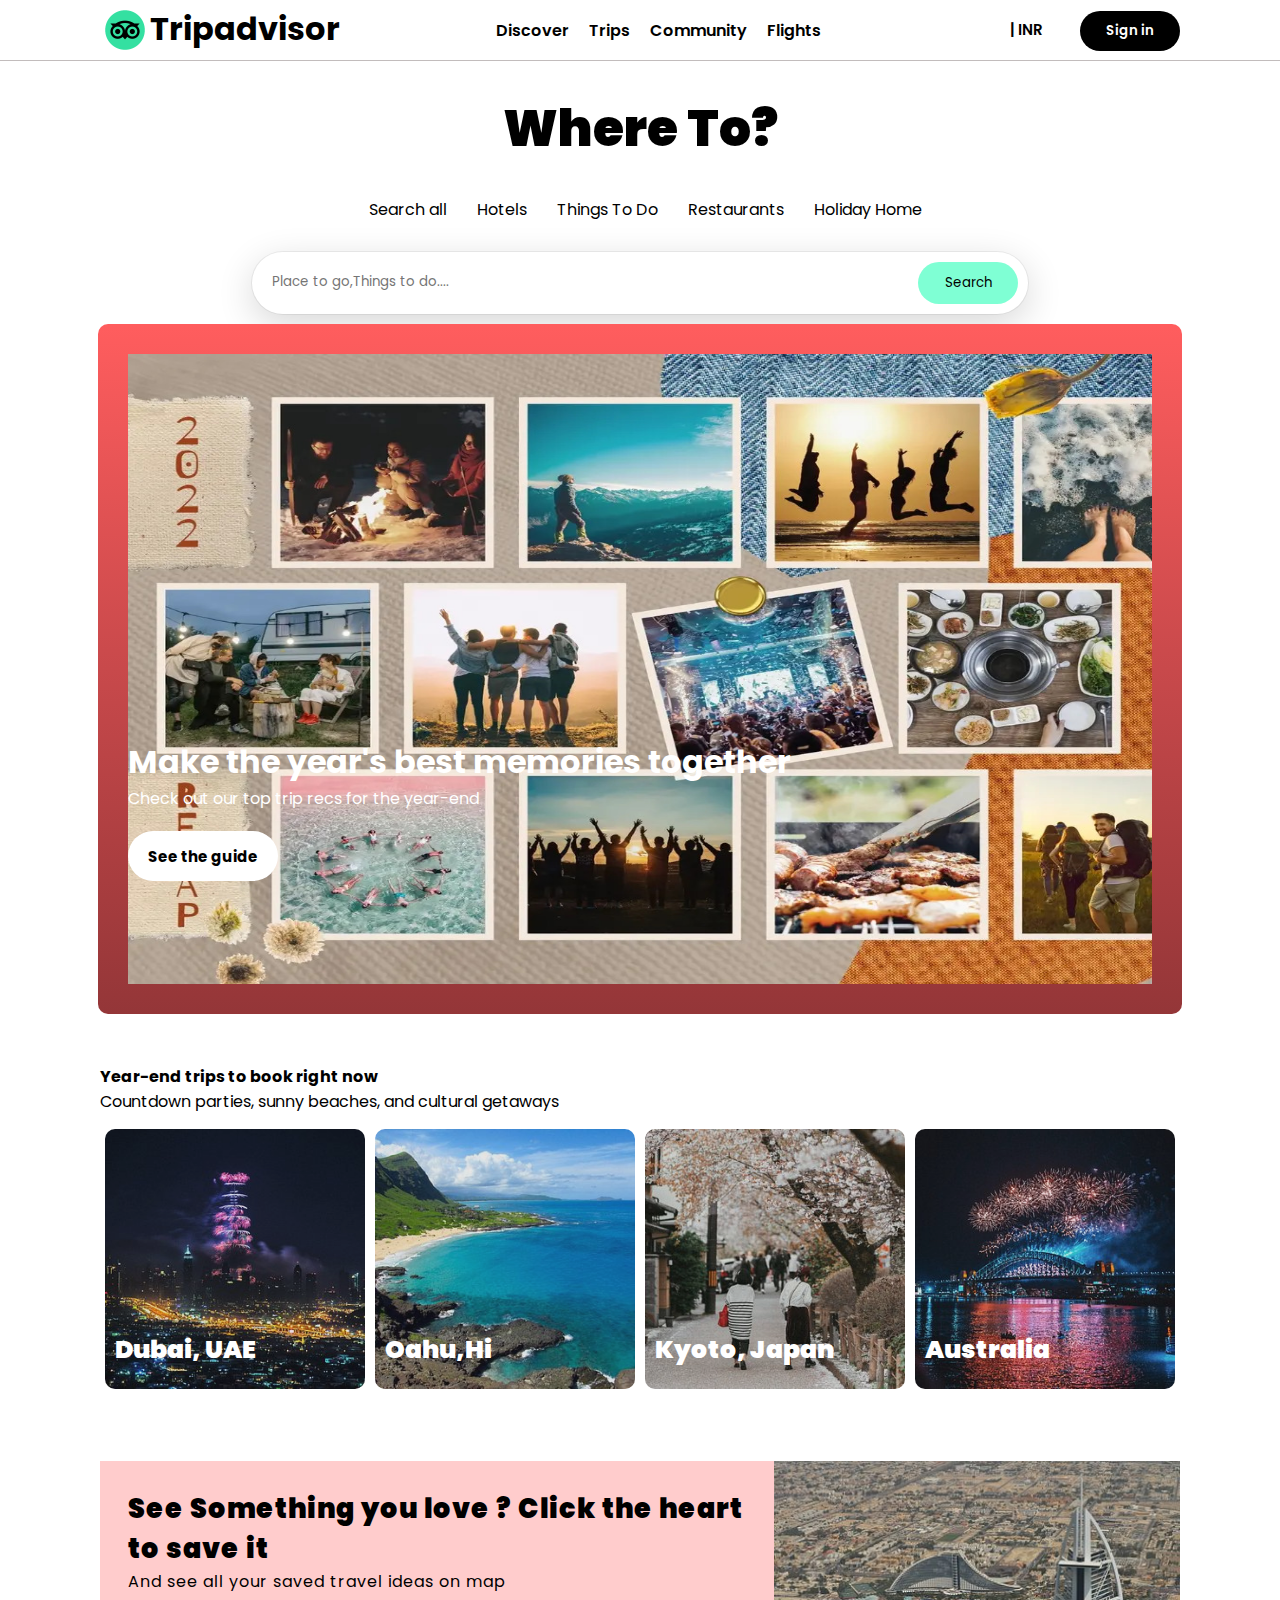
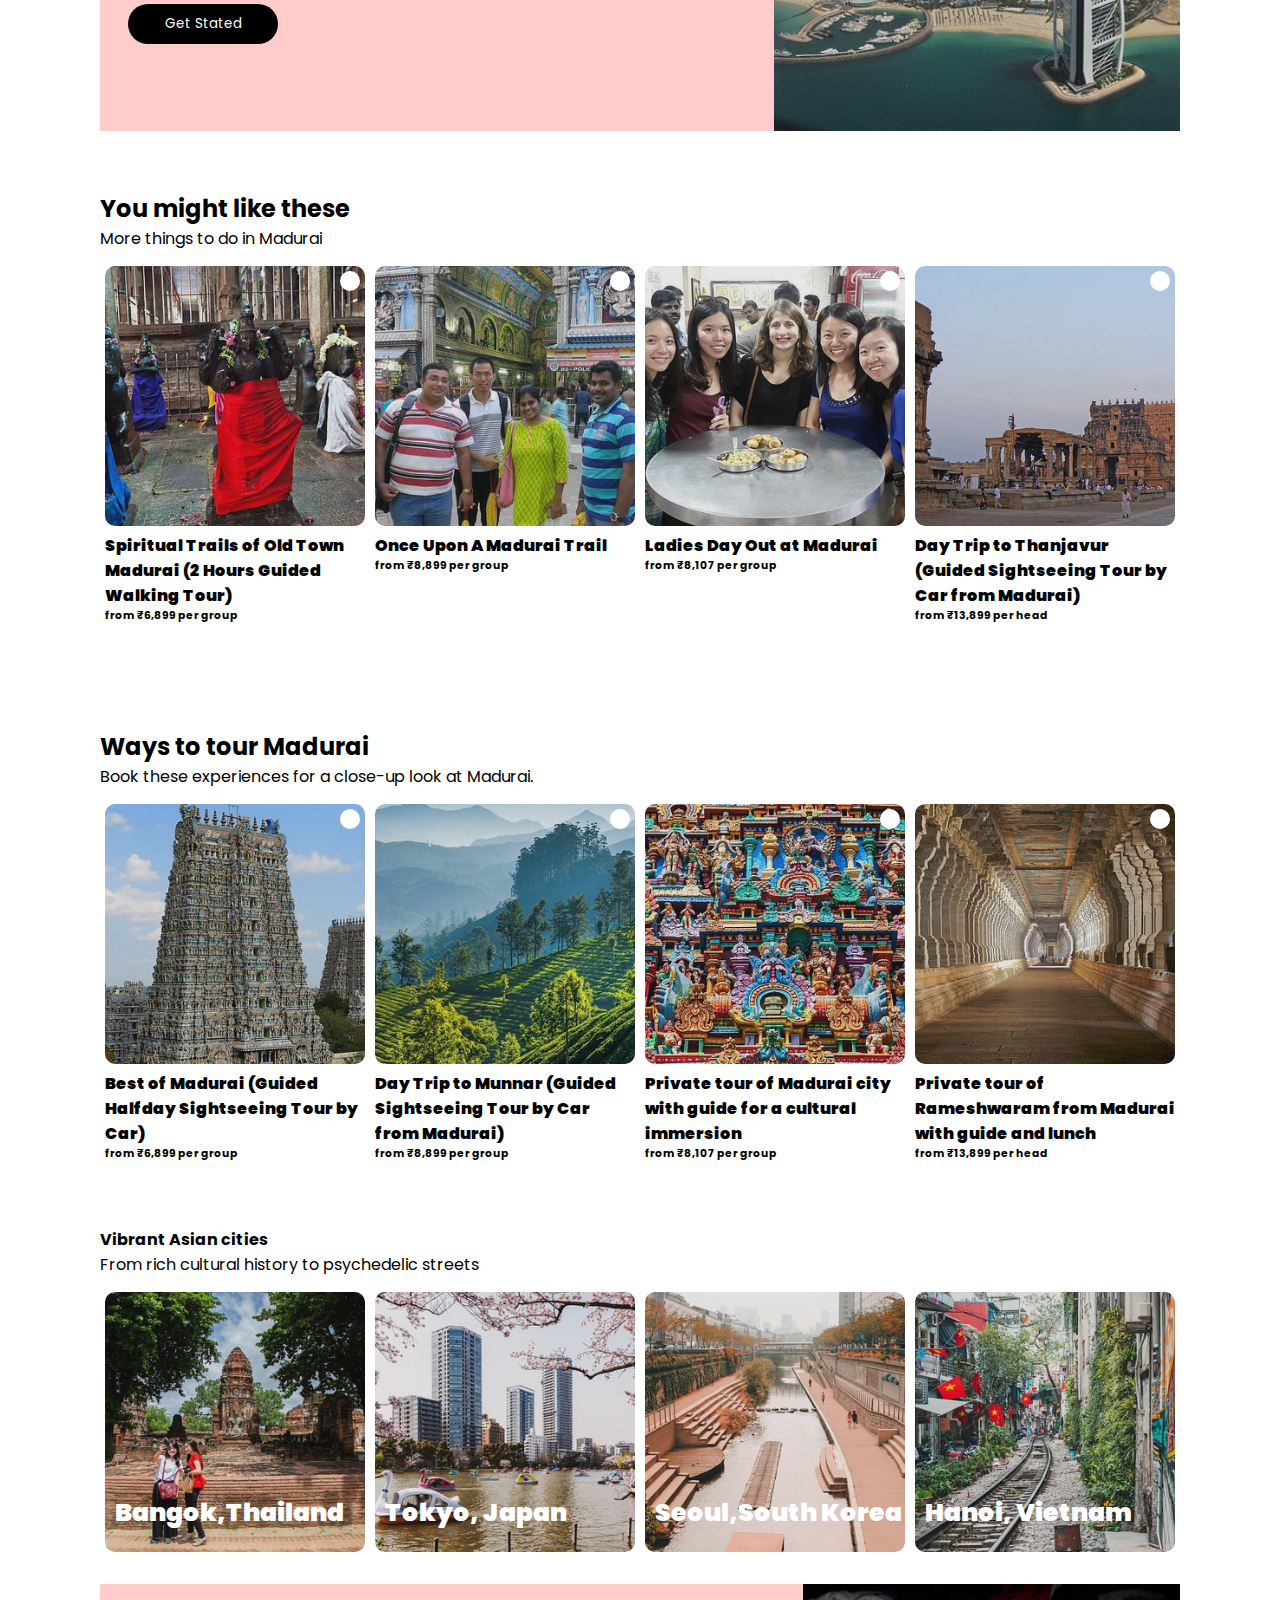
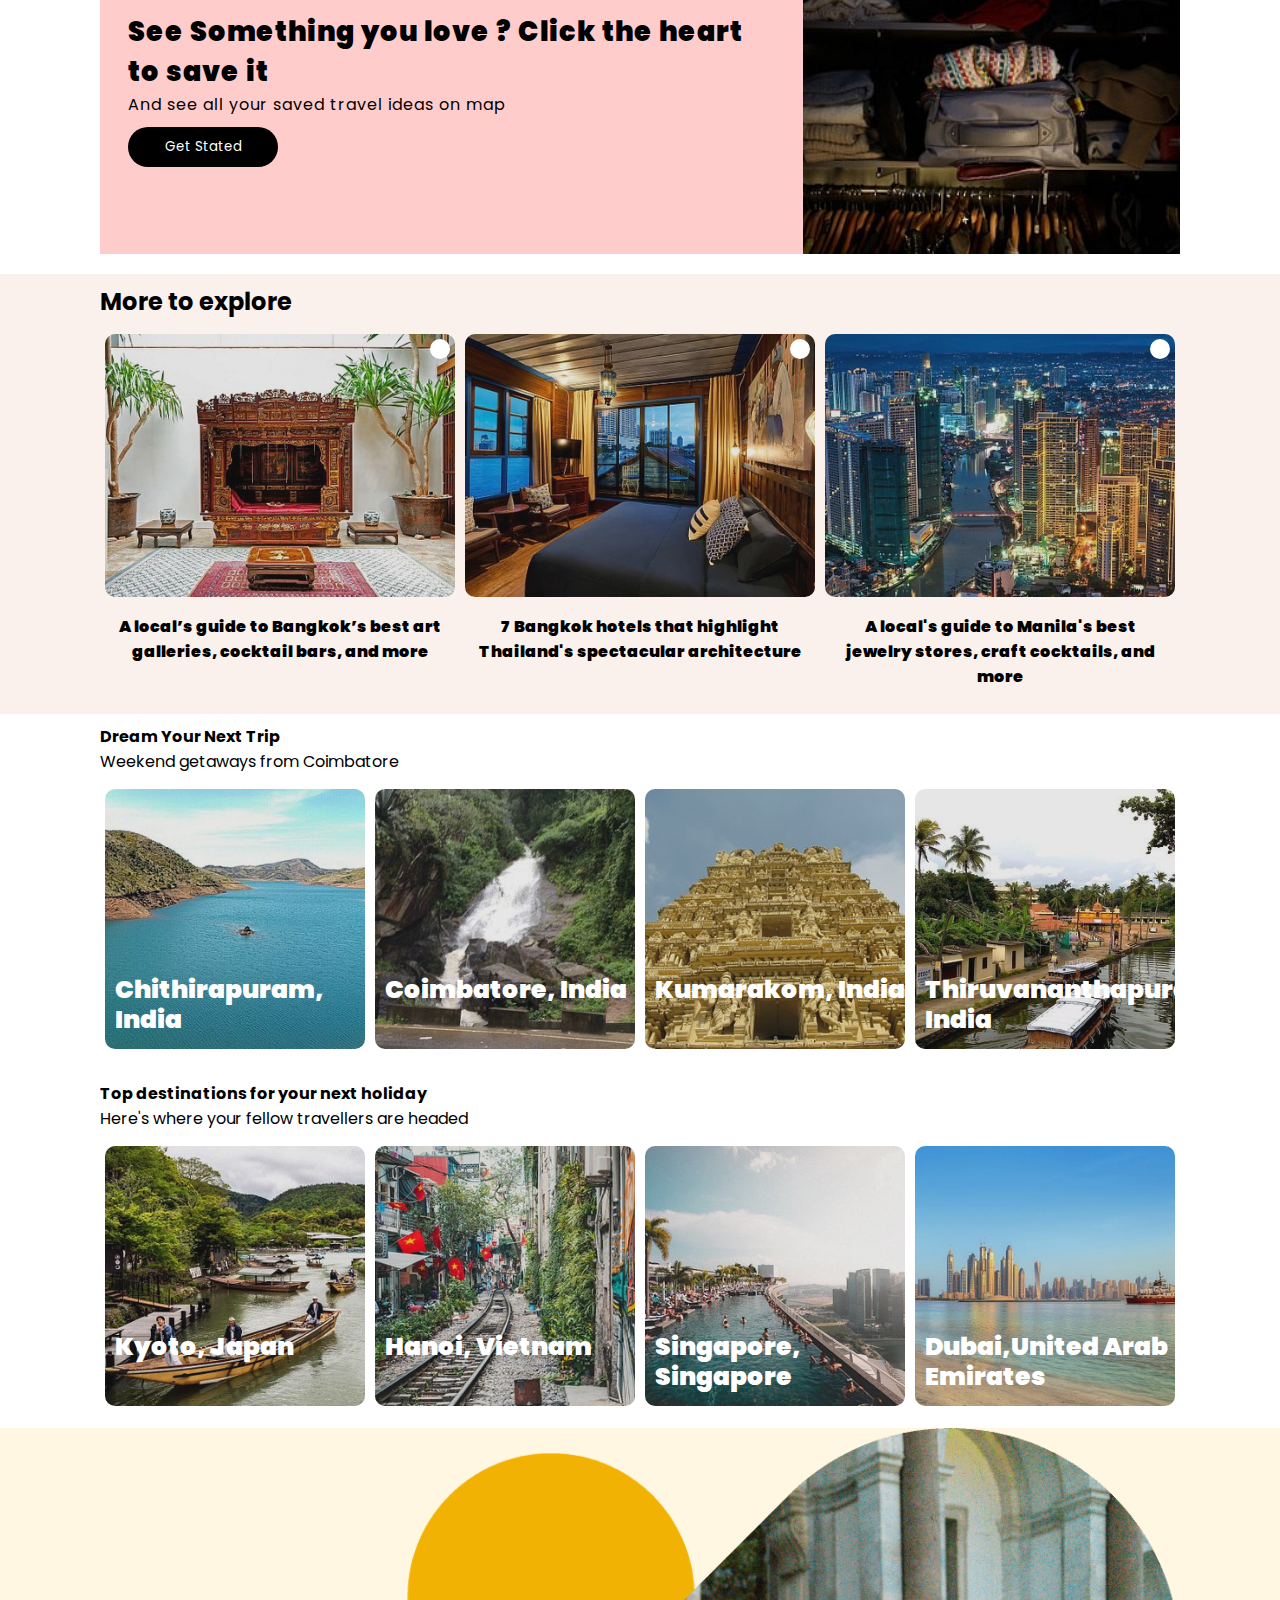
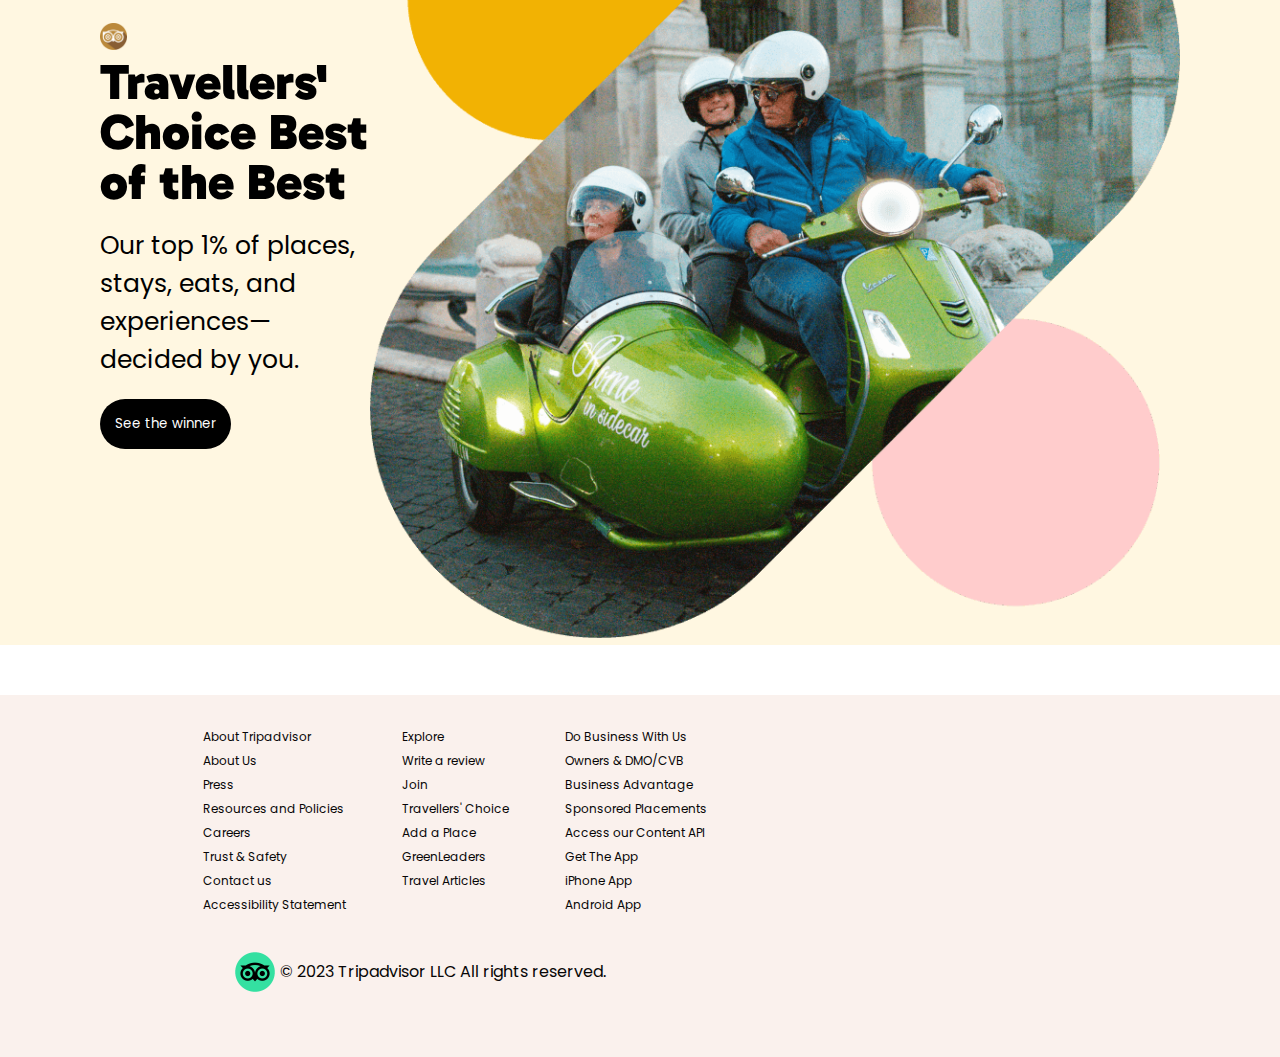
<file: index.html>
<!DOCTYPE html>
<html lang="en">

<head>
    <meta charset="UTF-8">
    <meta name="viewport" content="width=device-width, initial-scale=1.0">
    <title>Tripadvisor</title>
    <link rel="stylesheet" href="style.css">
    <link rel="preconnect" href="https://fonts.googleapis.com">
    <link rel="preconnect" href="https://fonts.gstatic.com" crossorigin>
    <link href="https://fonts.googleapis.com/css2?family=Gabarito&family=Poppins&display=swap" rel="stylesheet">
    <link rel="stylesheet" href="https://cdnjs.cloudflare.com/ajax/libs/font-awesome/6.4.2/css/all.min.css"
        integrity="sha512-z3gLpd7yknf1YoNbCzqRKc4qyor8gaKU1qmn+CShxbuBusANI9QpRohGBreCFkKxLhei6S9CQXFEbbKuqLg0DA=="
        crossorigin="anonymous" referrerpolicy="no-referrer" />

</head>

<body>

    <header class="navcontainer">
        <div class="navbar">
            <div class="navbar__icon">
                <i class="fa fa-bars" aria-hidden="true"></i>
            </div>
            <div class="navbar__s1">
                <img src="./images/Logo.png" alt="Logoimage">
                <h1>Tripadvisor</h1>
            </div>
            <div class="navbar__s2">
                <p>Discover</p>
                <p>Trips</p>
                <p>Community</p>
                <p>Flights</p>
            </div>
            <div class="navbar__s3">
                <button class="navbar__s3__btn1">
                    <i class="fa fa-globe" aria-hidden="true"></i> | INR
                </button>
                <button class="navbar__s3__btn2">Sign in</button>
            </div>

        </div>
    </header>
    <main>
        <div class="whereto">
            <h1>Where To?</h1>
            <div class="whereto__list">
                <ul>
                    <li><i class="fa fa-box"></i>Search all</li>
                    <li><i class="fa fa-bed" aria-hidden="true"></i></i>Hotels</li>
                    <li><i class="fa fa-window-restore" aria-hidden="true"></i>Things To Do</li>
                    <li><i class="fa fa-cutlery" aria-hidden="true"></i>Restaurants</li>
                    <li><i class="fa fa-home" aria-hidden="true"></i>Holiday Home</li>
                </ul>
            </div>
            <div class="whereto__search">
                <div class="whereto__search__box">
                    <p>
                        <i class="fa fa-search" aria-hidden="true"></i>
                        <input placeholder="Place to go,Things to do....">
                    </p>
                    <button>Search</button>
                </div>
            </div>
        </div>

        <div class="image__container">
            <img src="./images/1.png (1).jpg" alt="Travelimage">
            <div class="image__container__content">
                <h1>Make the year's best memories together</h1>
                <p>Check out our top trip recs for the year-end</p>
                <button>See the guide</button>
            </div>
        </div>

        <div class="booknow">
            <h4 class="booknow__title">Year-end trips to book right now</h4>
            <p>Countdown parties, sunny beaches, and cultural getaways</p>
            <div class="booknow__container">
                <div class="booknow-card">
                    <img src="./images/booknow1.jpg" alt="Courses">
                    <h3>Dubai, UAE</h3>

                </div>
                <div class="booknow-card">
                    <img src="./images/booknow2.jpg" alt="Courses">
                    <h3>Oahu,Hi</h3>

                </div>
                <div class="booknow-card">
                    <img src="./images/booknow3.jpg" alt="Courses">
                    <h3>Kyoto, Japan</h3>

                </div>
                <div class="booknow-card">
                    <img src="./images/booknow4.jpg" alt="Courses">
                    <h3>Australia</h3>

                </div>
            </div>
        </div>



        <div class="expo__container">
            <div class="expo__container__s1">
                <div class="expo__container__s1__title">See Something you love ? Click the heart to save it</div>
                <p>And see all your saved travel ideas on map</p>
                <button>Get Stated</button>
            </div>
            <div class="expo__container__s2">
                <img src="./images/expo.jpg" alt="">
            </div>

        </div>

        <!----Explore-->
        <div class="waytomadurai">
            <h2 class="waytomadurai__title">You might like these</h2>
            <p>More things to do in Madurai</p>
            <div class="waytomadurai__container">
                <div class="waytomadurai-card">
                    <img src="./images/madurai1.jpg" alt="Courses">
                    <i class="fa-regular fa-heart icon"></i>
                    <p>Spiritual Trails of Old Town Madurai (2 Hours Guided Walking Tour)</p>
                    <h6>from ₹6,899 per group</h6>
                </div>
                <div class="waytomadurai-card">
                    <img src="./images/madurai2.jpg" alt="Courses">
                    <i class="fa-regular fa-heart icon"></i>
                    <p>Once Upon A Madurai Trail</p>
                    <h6>from ₹8,899 per group</h6>

                </div>
                <div class="waytomadurai-card">
                    <img src="./images/madurai3.jpg" alt="Courses">
                    <i class="fa-regular fa-heart icon"></i>
                    <p>Ladies Day Out at Madurai</p>
                    <h6>from ₹8,107 per group</h6>

                </div>
                <div class="waytomadurai-card">
                    <img src="./images/madurai4'.jpg" alt="Courses">
                    <i class="fa-regular fa-heart icon"></i>
                    <p>Day Trip to Thanjavur (Guided Sightseeing Tour by Car from Madurai)</p>
                    <h6>from ₹13,899 per head</h6>
                </div>
            </div>
        </div>


        <!----Explore-->
        <div class="waytomadurai">
            <h2 class="waytomadurai__title">Ways to tour Madurai</h2>
            <p>Book these experiences for a close-up look at Madurai.</p>
            <div class="waytomadurai__container">
                <div class="waytomadurai-card">
                    <img src="./images/wayto.jpg" alt="Courses">
                    <i class="fa-regular fa-heart icon"></i>
                    <p>Best of Madurai (Guided Halfday Sightseeing Tour by Car)</p>
                    <h6>from ₹6,899 per group</h6>
                </div>
                <div class="waytomadurai-card">
                    <img src="./images/wayto1.jpg" alt="Courses">
                    <i class="fa-regular fa-heart icon"></i>
                    <p>Day Trip to Munnar (Guided Sightseeing Tour by Car from Madurai)</p>
                    <h6>from ₹8,899 per group</h6>

                </div>
                <div class="waytomadurai-card">
                    <img src="./images/wayto2.jpg" alt="Courses">
                    <i class="fa-regular fa-heart icon"></i>
                    <p>Private tour of Madurai city with guide for a cultural immersion</p>
                    <h6>from ₹8,107 per group</h6>

                </div>
                <div class="waytomadurai-card">
                    <img src="./images/wayto3.jpg" alt="Courses">
                    <i class="fa-regular fa-heart icon"></i>
                    <p>Private tour of Rameshwaram from Madurai with guide and lunch</p>
                    <h6>from ₹13,899 per head</h6>
                </div>
            </div>
        </div>

     

        <!-- Vibrant cities -->
        <div class="vibrantcities">
            <h4 class="vibrantcities__title">Vibrant Asian cities</h4>
            <p>From rich cultural history to psychedelic streets</p>
            <div class="vibrantcities__container">
                <div class="vibrantcities-card">
                    <img src="./images/vibe1.jpg" alt="Courses">
                    <h3>Bangok,Thailand</h3>

                </div>
                <div class="vibrantcities-card">
                    <img src="./images/vibe2.jpg" alt="Courses">
                    <h3>Tokyo, Japan</h3>

                </div>
                <div class="vibrantcities-card">
                    <img src="./images/vibe3.jpg" alt="Courses">
                    <h3>Seoul,South Korea</h3>

                </div>
                <div class="vibrantcities-card">
                    <img src="./images/vibe4.jpg" alt="Courses">
                    <h3>Hanoi, Vietnam</h3>

                </div>
            </div>
        </div>

        <div class="expo__container">
            <div class="expo__container__s1">
                <h3 class="expo__container__s1__title">See Something you love ? Click the heart to save it</h3>
                <p>And see all your saved travel ideas on map</p>
                <button>Get Stated</button>
            </div>
            <div class="expo__container__s2">
                <img src="./images/caption.jpg" alt="">
            </div>

        </div>

        <!----Explore-->
        <div class="explore__container">
            <div class="explore">
                <h2 class="explore__title">More to explore</h2>
                <div class="explore__container">
                    <div class="explore-card">
                        <img src="./images/explore.jpg" alt="Courses">
                        <i class="fa-regular fa-heart icon"></i>
                        <p>A local’s guide to Bangkok’s best art galleries, cocktail bars, and more</p>
                    </div>
                    <div class="explore-card">
                        <img src="./images/explore1.jpg" alt="Courses">
                        <i class="fa-regular fa-heart icon"></i>
                        <p>7 Bangkok hotels that highlight Thailand's spectacular architecture</p>

                    </div>
                    <div class="explore-card">
                        <img src="./images/explore3.jpg" alt="Courses">
                        <i class="fa-regular fa-heart icon"></i>
                        <p>A local's guide to Manila's best jewelry stores, craft cocktails, and more
                        </p>
                    </div>

                </div>
            </div>
        </div>


        <!---Next Trip-->

        <div class="nexttrip">
            <h4 class="nexttrip__title">Dream Your Next Trip</h4>
            <p>Weekend getaways from Coimbatore </p>
            <div class="nexttrip__container">
                <div class="nexttrip-card">
                    <img src="./images/dream1.jpg" alt="Courses">
                    <h3>Chithirapuram, India</h3>

                </div>
                <div class="nexttrip-card">
                    <img src="./images/dream2.jpg" alt="Courses">
                    <h3>Coimbatore, India</h3>

                </div>
                <div class="nexttrip-card">
                    <img src="./images/dream3.jpg" alt="Courses">
                    <h3>Kumarakom, India</h3>

                </div>
                <div class="nexttrip-card">
                    <img src="./images/dream4.jpg" alt="Courses">
                    <h3>Thiruvananthapuram, India</h3>

                </div>
            </div>
        </div>

        <div class="nexttrip">
            <h4 class="nexttrip__title">Top destinations for your next holiday</h4>
            <p>Here's where your fellow travellers are headed</p>
            <div class="nexttrip__container">
                <div class="nexttrip-card">
                    <img src="./images/nexttrip1.jpg" alt="Courses">
                    <h3>Kyoto, Japan</h3>

                </div>
                <div class="nexttrip-card">
                    <img src="./images/nexttrip2.jpg" alt="Courses">
                    <h3>Hanoi, Vietnam</h3>

                </div>
                <div class="nexttrip-card">
                    <img src="./images/nexttrip3.jpg" alt="Courses">
                    <h3>Singapore, Singapore</h3>

                </div>
                <div class="nexttrip-card">
                    <img src="./images/nexttrip4.jpg" alt="Courses">
                    <h3>Dubai,United Arab Emirates</h3>

                </div>
            </div>
        </div>

        <div class="choice__container">
            <div class="choice__container__content">
                <div class="choice__container__content__s1">
                    <img src="./images/images-removebg-preview.png" alt="">
                    <h1>Travellers' Choice Best of the Best</h1>
                    <p>Our top 1% of places, stays, eats, and experiences—decided by you.</p>
                    <button>See the winner</button>
                </div>
                <div class="choice__container__content__s2">
                    <img src="./images/BIKE.png" alt="">
                </div>
            </div>
        </div>

    </main>

    <footer>
        <div class="footer">
            <div class="footer__one">
                <div class="footer__one__s1">
                    <p>About Tripadvisor</p>
                    <p>About Us</p>
                    <p>Press</p>
                    <p>Resources and Policies</p>
                    <p>Careers</p>
                    <p>Trust & Safety</p>
                    <p>Contact us</p>
                    <p>Accessibility Statement
</p>
                </div>
                <div class="footer__one__s2">
                    <p>Explore</p>
                    <p>Write a review</p>
                    <p>Join</p>
                    <p>Travellers' Choice</p>
                    <p>Add a Place</p>
                    <p>GreenLeaders</p>
                    <p>Travel Articles</p>
                </div>
                <div class="footer__one__s3">
                    <p>Do Business With Us</p>
                    <p>Owners & DMO/CVB</p>
                    <p>Business Advantage</p>
                    <p>Sponsored Placements</p>
                    <p>Access our Content API </p>
                    <p>Get The App</p>
                    <p>iPhone App</p>
                    <p>Android App</p>
                </div>
            </div>
            <div class="footer__two">
                <div class="footer__two__s1">
                    <img src="./images/Logo.png" alt="">
                <p>© 2023 Tripadvisor LLC All rights reserved.</p>
                
                </div>
                <div class="footer__two__s2">
                    <i class="fa-brands fa-facebook"></i>
                    <i class="fa-brands fa-instagram"></i>
                    <i class="fa-brands fa-twitter"></i>
                    <i class="fa-brands fa-pinterest"></i>
                    </div>
                
            </div>
            
        </div>
    </footer>
</body>

</html>
</file>
<file: style.css>
@import url('https://fonts.googleapis.com/css2?family=Gabarito:wght@400;700&family=Poppins&display=swap');

* {
    margin: 0;
    padding: 0;
    font-family: 'Gabarito', sans-serif;
    font-family: 'Poppins', sans-serif;
}

.navcontainer {
    background-color: #ffff;
    border-bottom: 1px solid rgb(194, 188, 188);
    position: sticky;
    top: 0;
    z-index: 2;
}

.navbar {
    display: flex;
    justify-content: space-between;
    align-items: center;
    margin: 5px 100px;
    /* padding: 20px; */

}

.navbar__s1 {
    display: flex;
}

.navbar__s1 img {
    width: 50px;
    /* height: 20px; */
}

.navbar__s2 {
    display: flex;
    gap: 20px;
    font-weight: 600;
}

.navbar__s3__btn2 {
    padding: 10px;
    background-color: black;
    color: #ffff;
    border: none;
}

.navbar__s3__btn1 {
    height: 40px;
    width: 100px;
    background-color: transparent;
    color: black;
    border: none;
    border-radius: 25px;
    font-size: 15px;
    font-weight: 600;
}

.navbar__s3__btn1:hover {
    background-color: rgb(216, 210, 210);
}

.navbar__s3__btn2 {
    height: 40px;
    width: 100px;
    background-color: black;
    color: #ffff;
    border: none;
    border-radius: 25px;
    font-weight: 600;
}

.navbar__icon {
    display: none;

}

/* WhereTo */
.whereto h1 {
    font-size: 50px;
    font-weight: 900;
    text-align: center;
    padding: 30px;
}

.whereto__list ul {
    display: flex;
    justify-content: center;
    align-items: center;
    gap: 20px;
}

.whereto__list ul li {
    list-style: none;
}

.whereto__list ul li i {
    font-size: 15px;
    margin: 5px;
}

.whereto__search {
    display: flex;
    align-items: center;
    justify-content: center;
    padding: 10px;
    margin-top: 20px;
}

.whereto__search__box {
    /* border: 2px solid rgb(90, 83, 83); */
    width: 60%;
    display: flex;
    justify-content: space-between;
    padding: 10px;
    border-radius: 35px;
    box-shadow: rgba(0, 0, 0, 0.16) 0px 10px 36px 0px, rgba(0, 0, 0, 0.06) 0px 0px 0px 1px;
}

.whereto__search__box input {
    border: none;
    padding: 10px;
}

.whereto__search__box input:focus {
    outline: none;
    border: none;
}

.whereto__search__box button {
    background-color: aquamarine;
    height: 42px;
    width: 100px;
    border-radius: 50px;
    border: none;
}

.image__container {
    position: relative;

}

.image__container img {
    display: block;
    margin-left: auto;
    margin-right: auto;
    /* background-color: #FF5D5E; */
    background-image: linear-gradient(to bottom, #ff5d5e, #e35354, #c8494b, #ae3f41, #943638);
    height: 70vh;
    width: 80%;
    padding: 30px;
    border-radius: 10px;
}

.image__container__content {
    position: absolute;
    top: 60%;
    left: 10%;
    color: #ffff;
}

.image__container__content button {
    height: 50px;
    width: 150px;
    background-color: #ffff;
    border-radius: 50px;
    border: none;
    font-size: 15px;
    font-weight: 700;
    margin-top: 20px;
}

/* expo container */
.expo__container {
    padding: 10px 100px;
    display: flex;
    height: 30vh;
}

.expo__container__s1 {
    background-color: #FFCCCC;
    flex-grow: 1 !important;
    padding: 28px;
    letter-spacing: 1px;
}

.expo__container__s2 {
    flex-grow: 1 !important;
}

.expo__container__s1__title {
    font-size: 27px;
    font-weight: 900;
}

.expo__container__s1 button {
    height: 40px;
    width: 150px;
    border: none;
    background-color: black;
    color: white;
    border-radius: 50px;
    margin-top: 10px;
}

.expo__container__s2 img {
    height: 30vh;
}



/************Way to Madurai ************/

.waytomadurai {
    padding: 50px 100px;
}

.waytomadurai__container {
    display: flex;
    flex-wrap: wrap;
    margin-top: 10px;
}

.waytomadurai-card {
    position: relative;
    flex-grow: 1;
    flex-basis: 20%;
    margin: 5px;
}

.waytomadurai-card img {
    /* height: 50%; */
    width: 100%;
    opacity: 0.95;
    border-radius: 10px;
    filter: brightness(90%);
}

.waytomadurai-card .icon {
    background-color: rgb(255, 255, 255);
    color: black;
    width: fit-content;
    padding: 10px;
    border-radius: 50px;
    top: 0;
    margin-top: 5px;
    margin-right: 5px;
    position: absolute;
    /* right: 10; */
    right: 0;
}

.waytomadurai-card h3 {
    position: absolute;
    top: 70%;
    color: #ffffff;
    font-weight: 900;
    font-size: 25px;
    left: 10px;
    line-height: 30px;
    z-index: 1;

}

.waytomadurai-card p {
    text-align: left;
    font-weight: 900;
}

.waytomadurai-card img:hover {
    opacity: 0.75;
}


/* Trip container */
.trip__container,
.Vibrantcities__container {
    padding: 50px 100px;
    width: 80%;
}

.trip__container__content {
    font-size: 15px;
    margin-top: 10px;
}

.trip__location__image,
.Vibrantcities__location__image {
    position: relative;
    width: fit-content;
}

.trip__location__title,
.Vibrantcities__location__title {
    position: absolute;
    top: 80%;
    color: #ffff;
    left: 5px;
    width: fit-content;

}

.trip__location,
.Vibrantcities__location {
    display: flex;
    gap: 15px;
}

.trip__location__image img,
.Vibrantcities__location img {
    height: 270px;
    margin-top: 20px;
    opacity: 1.0;
    border-radius: 10px;
}

.trip__location__image img:hover,
.Vibrantcities__location img:hover {
    opacity: 0.75;
}

/* Way to tour */
.waytotour__container {
    padding: 0 100px;
}

.waytotour__imagecontainer {
    display: flex;
    gap: 10px;
}

.waytotour__container__image {
    position: relative;
    width: fit-content;

}

.waytour__image {
    height: 270px;
    margin-top: 20px;
    opacity: 1.0;
    border-radius: 10px;

}

.icon {
    background-color: rgb(255, 255, 255);
    color: black;
    width: fit-content;
    padding: 5px;
    border-radius: 50px;
    top: 0;
    margin-top: 30px;
    margin-right: 15px;
    position: absolute;
    /* right: 10; */
    right: 0;
}

/* Choice content */
.choice__container {
    background-color: #FFF7E1;
}

.choice__container__content {
    display: flex;
    padding: 0 100px;
    align-items: center;
}

.choice__container__content__s1 img {
    width: 10%;
}

.choice__container__content__s1 h1 {
    font-weight: 900 !important;
    font-family: 'Gabarito', sans-serif;
    font-size: 50px;
    line-height: 50px;
}

.choice__container__content__s1 p {
    font-size: 25px;
    margin-top: 20px;
}

.choice__container__content__s1 button {
    background-color: black;
    color: white;
    padding: 15px;
    border: none;
    border-radius: 50px;
    margin-top: 20px;
}

/* .choice__container__content__s2{
    width: 60%;
} */
.choice__container__content__s2 img {

    height: 90vh;
}

/* Vibrabant */
.vibrantcities {
    padding: 10px 100px;
}

.vibrantcities__container {
    display: flex;
    flex-wrap: wrap;
    justify-content: space-between;
    margin-top: 10px;
}

.vibrantcities-card {
    position: relative;
    flex-grow: 1;
    flex-basis: 20%;
    margin: 5px;
}

.vibrantcities-card img {
    /* height: 50%; */
    width: 100%;
    opacity: 0.95;
    border-radius: 10px;
    filter: brightness(90%);
}

.vibrantcities-card h3 {
    position: absolute;
    bottom: 10%;
    color: #ffffff;
    font-weight: 900;
    font-size: 25px;
    left: 10px;
    z-index: 1;


}

.vibrantcities-card img:hover {
    opacity: 0.75;
}


.booknow {
    padding: 50px 100px;
}

.booknow__container {
    display: flex;
    flex-wrap: wrap;
    justify-content: space-between;
    margin-top: 10px;
}

.booknow-card {
    position: relative;
    flex-grow: 1;
    flex-basis: 20%;
    margin: 5px;
}

.booknow-card img {
    /* height: 50%; */
    width: 100%;
    opacity: 0.95;
    border-radius: 10px;
    filter: brightness(90%);
}

.booknow-card h3 {
    position: absolute;
    bottom: 10%;
    color: #ffffff;
    font-weight: 900;
    font-size: 25px;
    left: 10px;
    z-index: 1;

}

.booknow-card img:hover {
    opacity: 0.75;
}

/* NextTrip */
.nexttrip {
    padding: 10px 100px;
}

.nexttrip__container {
    display: flex;
    flex-wrap: wrap;
    justify-content: space-between;
    margin-top: 10px;
}

.nexttrip-card {
    position: relative;
    flex-grow: 1;
    flex-basis: 20%;
    margin: 5px;
}

.nexttrip-card img {
    /* height: 50%; */
    width: 100%;
    opacity: 0.95;
    border-radius: 10px;
    filter: brightness(90%);
}

.nexttrip-card .icon {
    background-color: rgb(255, 255, 255);
    color: black;
    width: fit-content;
    padding: 5px;
    border-radius: 50px;
    top: 0;
    margin-top: 30px;
    margin-right: 15px;
    position: absolute;
    /* right: 10; */
    right: 0;
}

.nexttrip-card h3 {
    position: absolute;
    top: 70%;
    color: #ffffff;
    font-weight: 900;
    font-size: 25px;
    left: 10px;
    line-height: 30px;
    z-index: 1;

}

.nexttrip-card img:hover {
    opacity: 0.75;
}

/************ Explore ************/
.explore__container {
    background-color: #FAF1ED;
}

.explore {
    padding: 10px 100px;
}

.explore__container {
    display: flex;
    flex-wrap: wrap;
    margin-top: 10px;
}

.explore-card {
    position: relative;
    flex-grow: 1;
    flex-basis: 20%;
    margin: 5px;
}

.explore-card img {
    /* height: 50%; */
    width: 100%;
    opacity: 0.95;
    border-radius: 10px;
    filter: brightness(90%);
}

.explore-card .icon {
    background-color: rgb(255, 255, 255);
    color: black;
    width: fit-content;
    padding: 10px;
    border-radius: 50px;
    top: 0;
    margin-top: 5px;
    margin-right: 5px;
    position: absolute;
    right: 0;
}

.explore-card h3 {
    position: absolute;
    top: 70%;
    color: #ffffff;
    font-weight: 900;
    font-size: 25px;
    left: 10px;
    line-height: 30px;
    z-index: 1;

}

.explore-card p {
    text-align: center;
    padding: 10px;
    font-weight: 900;
}

.explore-card img:hover {
    opacity: 0.75;
}

.footer {
    padding: 30px 200px;
    background-color: #FAF1ED;
    color: #070606;
    margin-top: 50px;
}

.footer__one {
    display: flex;
    gap: 50px;
}

.footer__one p {
    font-size: 12px;
    padding: 3px;
}

.footer__two {
    display: flex;
    margin: 30px;
    justify-content: space-between;
    align-items: center;
}

.footer__two__s1 {
    display: flex;
    justify-content: center;
    align-items: center;
}

.footer__two__s1 img {
    width: 50px;
}

.footer__two__s2 i {
    padding-right: 10px;
    font-size: 25px;
}


@media screen and (max-width:800px) {
    .navbar {
        margin: 10px;

    }

    .navbar__s2 {
        gap: 10px;
    }

    .image__container__content {
        top: 70%;
        left: 14%;
        font-size: 14px;
    }

    .footer {
        padding: 30px 100px;
    }

    .footer__two__s2 i {
        padding-right: 1px;
        font-size: 25px;
    }

    .choice__container__content__s1 img {
        width: 29%;
    }

    .choice__container__content__s1 h1 {
        font-weight: 600;
        font-family: 'Gabarito', sans-serif;
        font-size: 54px;
        line-height: 44px;
    }

    .choice__container__content__s1 p {
        font-size: 15px;
        margin-top: 20px;
    }

    .choice__container__content__s2 img {
        height: 50vh;
    }

    .booknow-card h3,
    .vibrantcities-card h3,
    .nexttrip-card h3 {
bottom: 10%;
        font-size: 14px !important;
    }

    .expo__container__s1 {
        padding: 15px;
    }

    .expo__container__s1__title {
        font-size: 15px;
        margin-top: 46px;
    }

    .waytomadurai,
    .trip__container,
    .Vibrantcities__container,
    .nexttrip,
    .explore,
    .expo__container,
    .booknow,
    .choice__container__content {
        padding: 50px 50px;
    }
}

@media screen and (max-width:650px) {

    .waytomadurai,
    .trip__container,
    .vibrantcities,
    .Vibrantcities__container,
    .nexttrip,
    .explore,
    .expo__container,
    .booknow,
    .choice__container__content {
        padding: 20px 20px;
    }

    p {
        font-size: 10px;
    }

    .navbar {
        justify-content: center !important;
        align-items: center !important;

    }

    .navbar__s2,
    .navbar__s3 {
        display: none;

    }

    .image__container img {
        height: 30vh;
    }

    .whereto h1 {
        font-size: 40px;
    }

    .whereto__list ul {
        flex-direction: column;
    }

    .whereto__search__box {
        display: flex;
        justify-content: center;
        align-items: center;
        flex-direction: column;
        width: 100%;
        padding: 25px;
    }

    .whereto__search__box button {
        width: 100%;
    }

    .waytomadurai-card {
        flex-basis: 40%;
    }

    .navbar__icon {
        display: inline-block;
        text-align: start;
    }

    .expo__container__s1__title {
        font-size: 15px;
        margin-top: 46px;
    }

    .image__container__content button {
        height: 36px;
        width: 123px;
        background-color: #ffff;
        border-radius: 50px;
        border: none;
        font-size: 12px;
        font-weight: 700;
        margin-top: 4px;
    }

    .image__container__content {
        top: 55%;
        left: 10%;
        font-size: 10px;
    }

    .booknow-card h3,
    .nexttrip-card h3 {
        bottom: 10%;
        font-size: 8px !important;
        left: 5px;
    }

    .vibrantcities-card h3 {
        font-size: 6px !important;
        bottom: 10%;
        left: 5px;
    }

    .choice__container__content {
        flex-direction: column;
    }

    .choice__container__content__s2 img {
        height: 40vh;
    }

    .choice__container__content {
        padding: 0 50px;
    }

    .explore__container {
        flex-wrap: nowrap;
    }

    .explore-card p {
        text-align: center;
        padding: 1px;
        font-weight: 900;
        font-size: 11px;
    }

    .waytomadurai-card .icon,
    .explore-card .icon {
        padding: 3px;

    }

    .nexttrip {
        padding: 10px 10px !important;
    }

    .nexttrip-card {
        flex-basis: 40% !important;
    }

    .nexttrip-card h3 {
        top: 77% !important;
        font-weight: 500;
        font-size: 9px !important;
        left: 5px;
        width: fit-content;
    }

    .footer {
        padding: 20px 20px;
    }

    .footer__one {
        display: flex;
        gap: 3px;
    }

    .footer__two {
        flex-direction: column;
        margin: 0px;
    }

    .footer__one p {
        font-size: 8px !important;
        padding: 2px;
    }

    .expo__container__s1 {
        background-image: url(images/expo.jpg);
        color: #ffff;
        text-align: left;
    }

    .expo__container__s2 img {
        display: none;
    }
}
</file>
